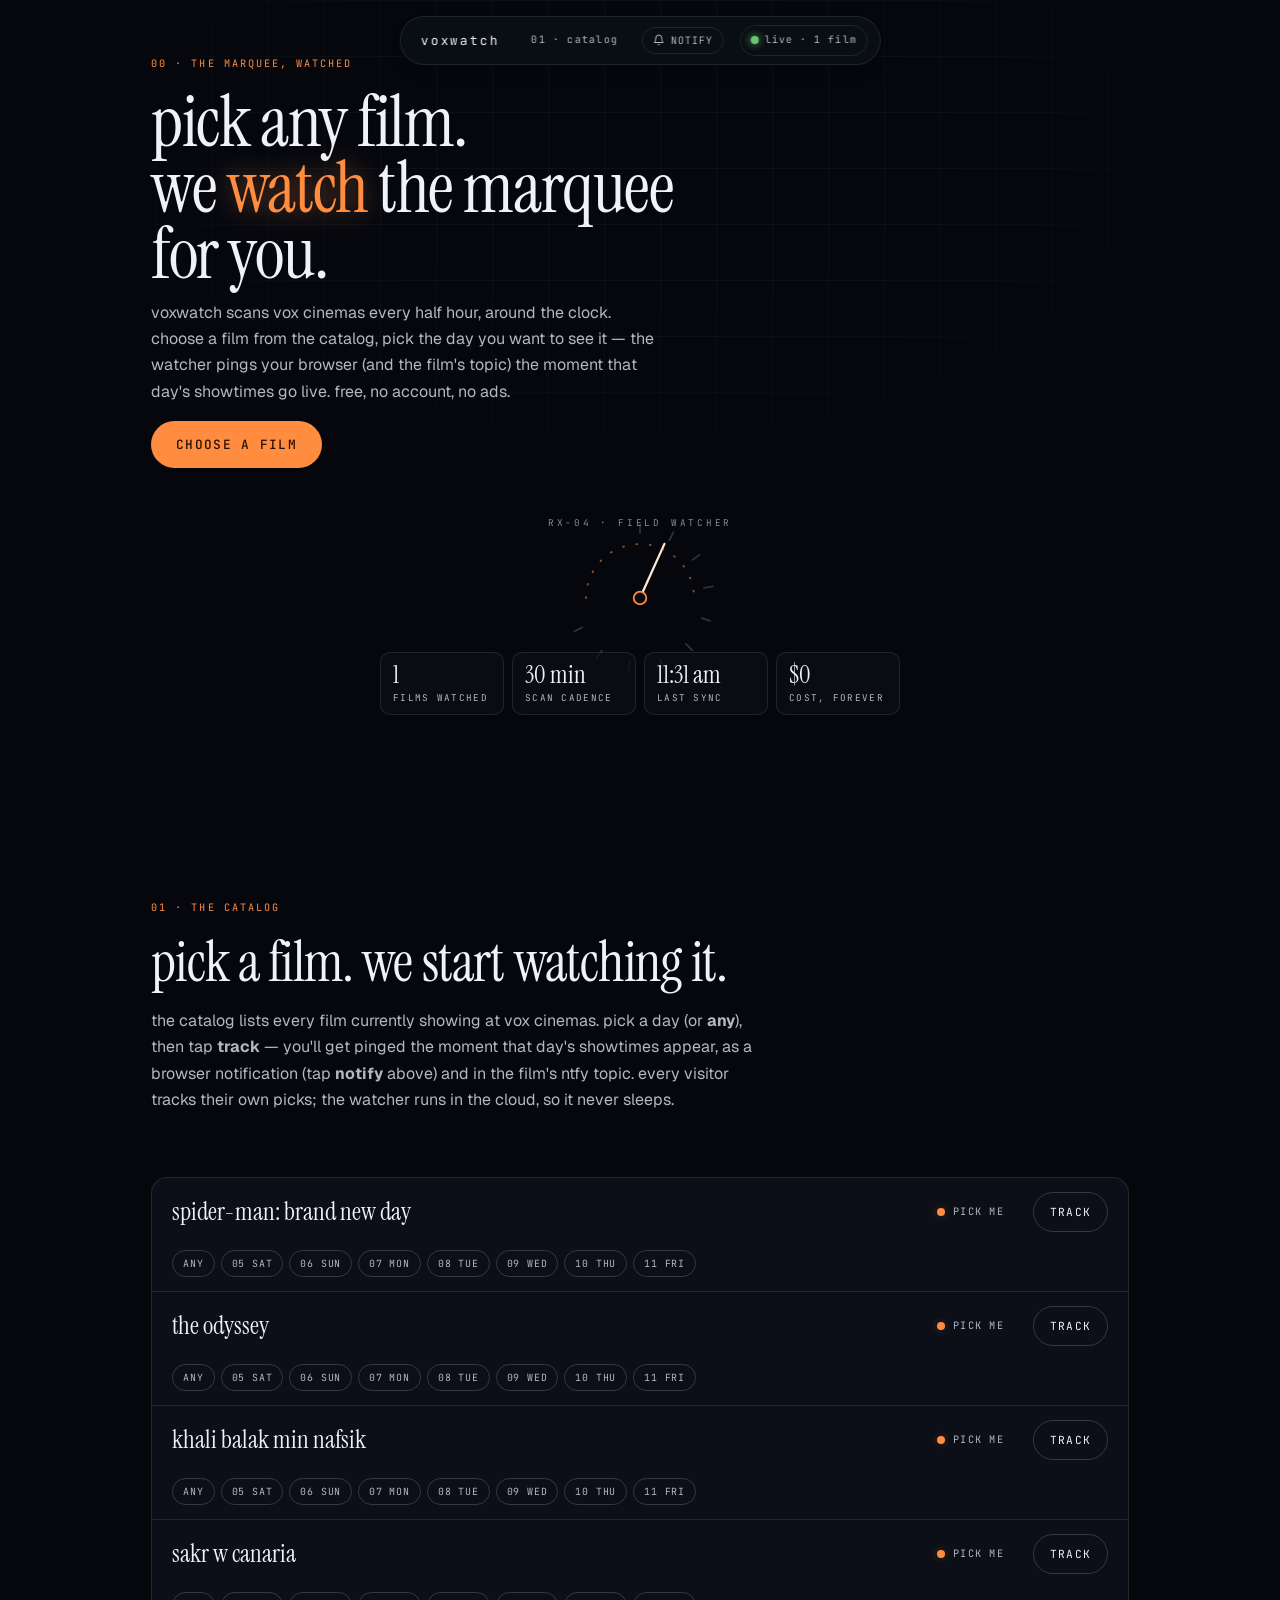
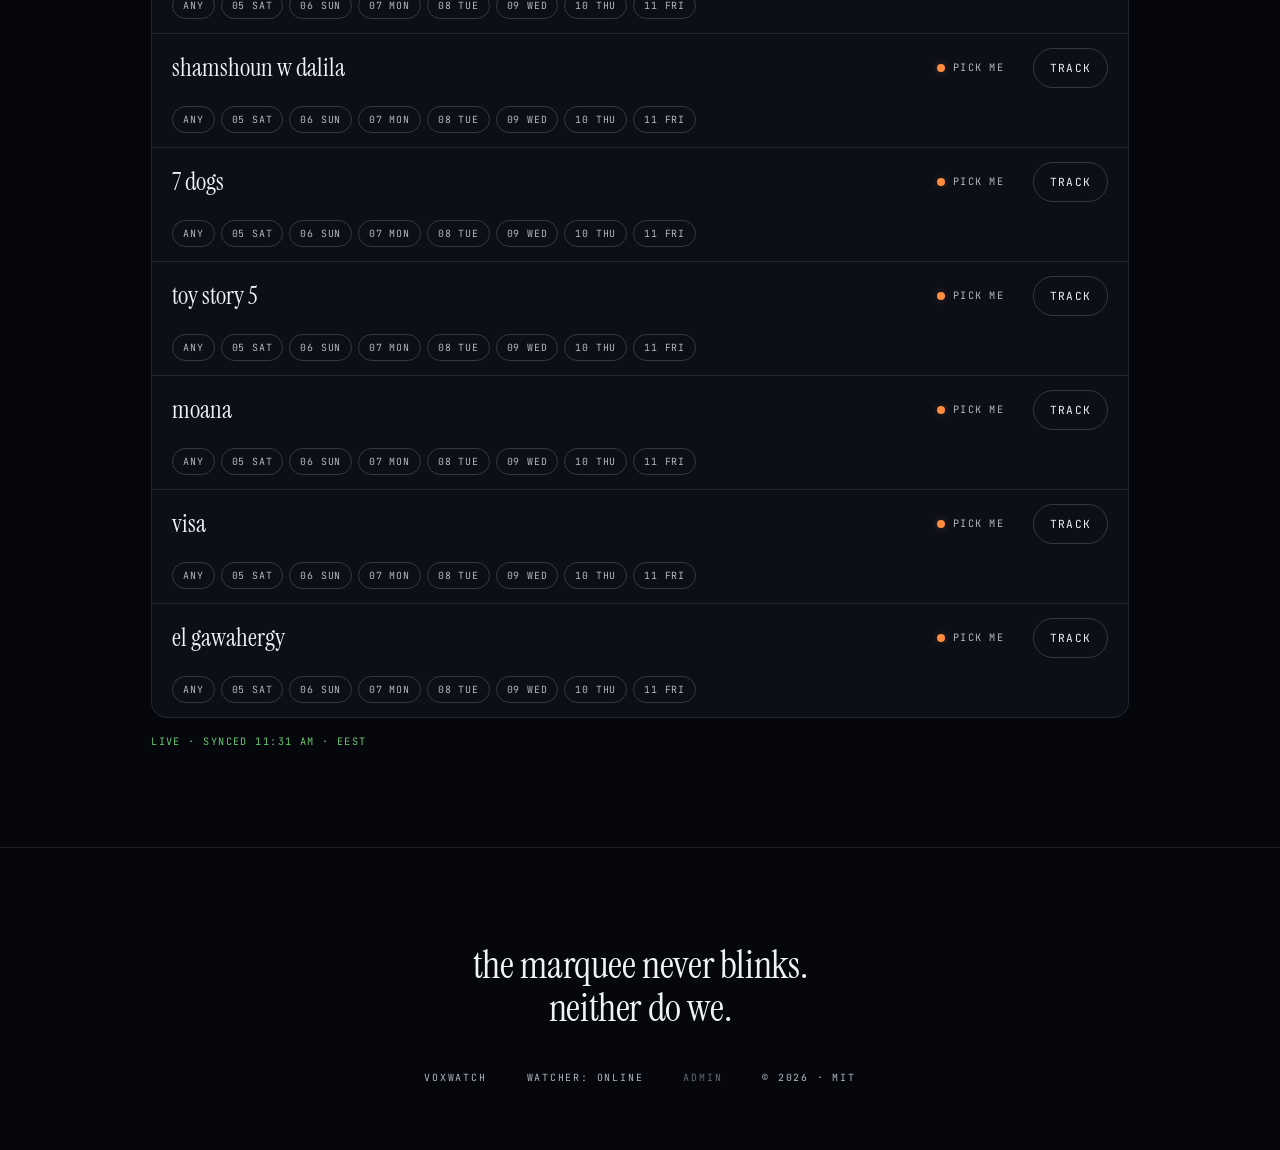
<file: site/index.html>
﻿<!doctype html>
<html lang="en">
<head>
<meta charset="utf-8">
<meta name="viewport" content="width=device-width, initial-scale=1">
<title>voxwatch · the marquee, watched for you</title>
<meta name="description" content="Pick any film from the Vox Cinemas catalog, choose your day. voxwatch scans around the clock and pings you when that day's showtimes go live. Free, no account.">
<link rel="preconnect" href="https://fonts.googleapis.com">
<link rel="preconnect" href="https://fonts.gstatic.com" crossorigin>
<link href="https://fonts.googleapis.com/css2?family=Instrument+Serif:ital@0&family=Geist:wght@400;500;600&family=JetBrains+Mono:wght@400;500&display=swap" rel="stylesheet">
<link rel="stylesheet" href="css/tokens.css">
<link rel="stylesheet" href="css/style.css">
<script type="application/json" id="snapshot-data">{
  "last_synced": "2026-08-05T11:54:12+0300",
  "films": [
    {"slug":"the-odyssey","title":"The Odyssey","cinema":"City Centre Almaza","url":"https://egy.voxcinemas.com/movies/the-odyssey","topic":"voxwatch-the-odyssey","watched":true,"checked_at":"2026-08-05T11:54:12+0300","days":[{"date":"20260807","label":"Fri 07 Aug","times":[{"time":"11:15am","format":"IMAX","booking":"https://egy.voxcinemas.com/booking/0047-268325"},{"time":"3:00pm","format":"IMAX","booking":"https://egy.voxcinemas.com/booking/0047-268326"},{"time":"10:30pm","format":"IMAX","booking":"https://egy.voxcinemas.com/booking/0047-268328"},{"time":"3:15pm","format":"GOLD","booking":"https://egy.voxcinemas.com/booking/0047-268003"},{"time":"1:00pm","format":"Standard","booking":"https://egy.voxcinemas.com/booking/0047-267840"},{"time":"4:45pm","format":"Standard","booking":"https://egy.voxcinemas.com/booking/0047-267841"},{"time":"8:30pm","format":"Standard","booking":"https://egy.voxcinemas.com/booking/0047-267842"}]},{"date":"20260808","label":"Sat 08 Aug","times":[{"time":"11:15am","format":"IMAX","booking":"https://egy.voxcinemas.com/booking/0047-268062"},{"time":"3:00pm","format":"IMAX","booking":"https://egy.voxcinemas.com/booking/0047-268063"},{"time":"6:45pm","format":"IMAX","booking":"https://egy.voxcinemas.com/booking/0047-268064"},{"time":"10:30pm","format":"IMAX","booking":"https://egy.voxcinemas.com/booking/0047-268065"},{"time":"3:15pm","format":"GOLD","booking":"https://egy.voxcinemas.com/booking/0047-268007"},{"time":"7:00pm","format":"GOLD","booking":"https://egy.voxcinemas.com/booking/0047-268008"},{"time":"10:45pm","format":"GOLD","booking":"https://egy.voxcinemas.com/booking/0047-268009"},{"time":"1:00pm","format":"Standard","booking":"https://egy.voxcinemas.com/booking/0047-267843"},{"time":"4:45pm","format":"Standard","booking":"https://egy.voxcinemas.com/booking/0047-267844"},{"time":"8:30pm","format":"Standard","booking":"https://egy.voxcinemas.com/booking/0047-267845"}]},{"date":"20260809","label":"Sun 09 Aug","times":[{"time":"11:15am","format":"IMAX","booking":"https://egy.voxcinemas.com/booking/0047-268293"},{"time":"6:45pm","format":"IMAX","booking":"https://egy.voxcinemas.com/booking/0047-268295"},{"time":"10:30pm","format":"IMAX","booking":"https://egy.voxcinemas.com/booking/0047-268296"},{"time":"3:15pm","format":"GOLD","booking":"https://egy.voxcinemas.com/booking/0047-268011"},{"time":"7:00pm","format":"GOLD","booking":"https://egy.voxcinemas.com/booking/0047-268012"},{"time":"10:45pm","format":"GOLD","booking":"https://egy.voxcinemas.com/booking/0047-268013"},{"time":"1:00pm","format":"Standard","booking":"https://egy.voxcinemas.com/booking/0047-267846"},{"time":"4:45pm","format":"Standard","booking":"https://egy.voxcinemas.com/booking/0047-267847"},{"time":"8:30pm","format":"Standard","booking":"https://egy.voxcinemas.com/booking/0047-267848"}]},{"date":"20260810","label":"Mon 10 Aug","times":[{"time":"11:15am","format":"IMAX","booking":"https://egy.voxcinemas.com/booking/0047-268301"},{"time":"3:00pm","format":"IMAX","booking":"https://egy.voxcinemas.com/booking/0047-268302"},{"time":"6:45pm","format":"IMAX","booking":"https://egy.voxcinemas.com/booking/0047-268303"},{"time":"10:30pm","format":"IMAX","booking":"https://egy.voxcinemas.com/booking/0047-268304"},{"time":"3:15pm","format":"GOLD","booking":"https://egy.voxcinemas.com/booking/0047-268015"},{"time":"7:00pm","format":"GOLD","booking":"https://egy.voxcinemas.com/booking/0047-268016"},{"time":"10:45pm","format":"GOLD","booking":"https://egy.voxcinemas.com/booking/0047-268017"},{"time":"1:00pm","format":"Standard","booking":"https://egy.voxcinemas.com/booking/0047-267849"},{"time":"4:45pm","format":"Standard","booking":"https://egy.voxcinemas.com/booking/0047-267850"},{"time":"8:30pm","format":"Standard","booking":"https://egy.voxcinemas.com/booking/0047-267851"}]},{"date":"20260811","label":"Tue 11 Aug","times":[{"time":"11:15am","format":"IMAX","booking":"https://egy.voxcinemas.com/booking/0047-268309"},{"time":"3:00pm","format":"IMAX","booking":"https://egy.voxcinemas.com/booking/0047-268310"},{"time":"6:45pm","format":"IMAX","booking":"https://egy.voxcinemas.com/booking/0047-268311"},{"time":"10:30pm","format":"IMAX","booking":"https://egy.voxcinemas.com/booking/0047-268312"},{"time":"3:15pm","format":"GOLD","booking":"https://egy.voxcinemas.com/booking/0047-268019"},{"time":"7:00pm","format":"GOLD","booking":"https://egy.voxcinemas.com/booking/0047-268020"},{"time":"10:45pm","format":"GOLD","booking":"https://egy.voxcinemas.com/booking/0047-268021"},{"time":"1:00pm","format":"Standard","booking":"https://egy.voxcinemas.com/booking/0047-267852"},{"time":"4:45pm","format":"Standard","booking":"https://egy.voxcinemas.com/booking/0047-267853"},{"time":"8:30pm","format":"Standard","booking":"https://egy.voxcinemas.com/booking/0047-267854"}]},{"date":"20260812","label":"Wed 12 Aug","times":[{"time":"11:15am","format":"IMAX","booking":"https://egy.voxcinemas.com/booking/0047-268317"},{"time":"3:00pm","format":"IMAX","booking":"https://egy.voxcinemas.com/booking/0047-268318"},{"time":"6:45pm","format":"IMAX","booking":"https://egy.voxcinemas.com/booking/0047-268319"},{"time":"10:30pm","format":"IMAX","booking":"https://egy.voxcinemas.com/booking/0047-268320"},{"time":"3:15pm","format":"GOLD","booking":"https://egy.voxcinemas.com/booking/0047-268023"},{"time":"7:00pm","format":"GOLD","booking":"https://egy.voxcinemas.com/booking/0047-268024"},{"time":"10:45pm","format":"GOLD","booking":"https://egy.voxcinemas.com/booking/0047-268025"},{"time":"1:00pm","format":"Standard","booking":"https://egy.voxcinemas.com/booking/0047-267855"},{"time":"4:45pm","format":"Standard","booking":"https://egy.voxcinemas.com/booking/0047-267856"},{"time":"8:30pm","format":"Standard","booking":"https://egy.voxcinemas.com/booking/0047-267857"}]}]}
  ]
}</script>
<script type="application/json" id="snapshot-catalog">
{"updated":"2026-08-05T03:21:54+03:00","films":[{"slug":"spider-man-brand-new-day","title":"Spider-Man: Brand New Day","url":"https://egy.voxcinemas.com/movies/spider-man-brand-new-day","topic":"voxwatch-spider-man-brand-new-day"},{"slug":"the-odyssey","title":"The Odyssey","url":"https://egy.voxcinemas.com/movies/the-odyssey","topic":"voxwatch-the-odyssey"},{"slug":"khali-balak-min-nafsik-arabic","title":"Khali Balak Min Nafsik","url":"https://egy.voxcinemas.com/movies/khali-balak-min-nafsik-arabic","topic":"voxwatch-khali-balak-min-nafsik-arabic"},{"slug":"sakr-w-canaria-arabic","title":"Sakr w Canaria","url":"https://egy.voxcinemas.com/movies/sakr-w-canaria-arabic","topic":"voxwatch-sakr-w-canaria-arabic"},{"slug":"shamshoun-w-dalila-arabic","title":"Shamshoun w Dalila","url":"https://egy.voxcinemas.com/movies/shamshoun-w-dalila-arabic","topic":"voxwatch-shamshoun-w-dalila-arabic"},{"slug":"7-dogs-arabic","title":"7 Dogs","url":"https://egy.voxcinemas.com/movies/7-dogs-arabic","topic":"voxwatch-7-dogs-arabic"},{"slug":"toy-story-5-arabic","title":"Toy Story 5","url":"https://egy.voxcinemas.com/movies/toy-story-5-arabic","topic":"voxwatch-toy-story-5-arabic"},{"slug":"moana","title":"Moana","url":"https://egy.voxcinemas.com/movies/moana","topic":"voxwatch-moana"},{"slug":"visa-arabic","title":"Visa","url":"https://egy.voxcinemas.com/movies/visa-arabic","topic":"voxwatch-visa-arabic"},{"slug":"el-gawahergy-arabic","title":"El Gawahergy","url":"https://egy.voxcinemas.com/movies/el-gawahergy-arabic","topic":"voxwatch-el-gawahergy-arabic"}]}
</script>
<script defer src="js/vendor/qrcode.js"></script>
<script defer src="js/config.js"></script>
<script defer src="js/push.js"></script>
<script defer src="js/main.js"></script>
</head>
<body>

<nav class="nav" aria-label="primary">
  <a class="nav-wordmark" href="#top">voxwatch</a>
  <div class="nav-links">
    <a href="#catalog" class="nav-link">01 · catalog</a>
  </div>
  <button class="bell-btn" id="nav-bell" type="button" data-state="off" aria-label="enable browser notifications">
    <svg class="bell-icon" width="12" height="12" viewBox="0 0 24 24" fill="none" stroke="currentColor" stroke-width="2" stroke-linecap="round" stroke-linejoin="round" aria-hidden="true">
      <path d="M6 8a6 6 0 0 1 12 0c0 7 3 9 3 9H3s3-2 3-9"/>
      <path d="M10.3 21a1.94 1.94 0 0 0 3.4 0"/>
    </svg>
    <span class="bell-label" id="nav-bell-label">notify</span>
  </button>
  <span class="nav-status" id="nav-status" data-state="loading" title="watcher status">
    <span class="status-dot" aria-hidden="true"></span>
    <span class="status-text">connecting</span>
  </span>
</nav>

<main id="top">

  <section class="hero">
    <div class="hero-grid" aria-hidden="true"></div>
    <p class="eyebrow">00 · the marquee, watched</p>
    <h1 class="hero-title">pick any film.<br>we <em>watch</em> the marquee<br>for you.</h1>
    <p class="hero-lede">voxwatch scans vox cinemas every half hour, around the clock. choose a film from the catalog, pick the day you want to see it — the watcher pings your browser (and the film's topic) the moment that day's showtimes go live. free, no account, no ads.</p>
    <div class="hero-cta">
      <a class="btn btn-primary" href="#catalog">choose a film</a>
    </div>
    <div class="apparatus">
      <svg class="dial" viewBox="0 0 200 200" aria-hidden="true">
        <g class="dial-ticks">
          <line x1="100" y1="18" x2="100" y2="28" transform="rotate(0 100 100)"/>
          <line x1="100" y1="18" x2="100" y2="28" transform="rotate(27 100 100)"/>
          <line x1="100" y1="18" x2="100" y2="28" transform="rotate(54 100 100)"/>
          <line x1="100" y1="18" x2="100" y2="28" transform="rotate(81 100 100)"/>
          <line x1="100" y1="18" x2="100" y2="28" transform="rotate(108 100 100)"/>
          <line x1="100" y1="18" x2="100" y2="28" transform="rotate(135 100 100)"/>
          <line x1="100" y1="18" x2="100" y2="28" transform="rotate(162 100 100)"/>
          <line x1="100" y1="18" x2="100" y2="28" transform="rotate(189 100 100)"/>
          <line x1="100" y1="18" x2="100" y2="28" transform="rotate(216 100 100)"/>
          <line x1="100" y1="18" x2="100" y2="28" transform="rotate(243 100 100)"/>
        </g>
        <line class="dial-needle" x1="100" y1="100" x2="100" y2="34"/>
        <circle class="dial-hub" cx="100" cy="100" r="7"/>
        <path class="dial-arc" d="M 40 100 A 60 60 0 0 1 160 100" fill="none"/>
      </svg>
      <div class="dial-callouts">
        <div class="callout"><span class="callout-k" id="c-films">0</span><span class="callout-v">films watched</span></div>
        <div class="callout"><span class="callout-k">30 min</span><span class="callout-v">scan cadence</span></div>
        <div class="callout"><span class="callout-k" id="c-sync">—</span><span class="callout-v">last sync</span></div>
        <div class="callout"><span class="callout-k">$0</span><span class="callout-v">cost, forever</span></div>
      </div>
      <p class="stencil">RX-04 · field watcher</p>
    </div>
  </section>

  <section class="section" id="catalog">
    <p class="eyebrow">01 · the catalog</p>
    <h2 class="section-title">pick a film. we start watching it.</h2>
    <p class="section-lede">the catalog lists every film currently showing at vox cinemas. pick a day (or <strong>any</strong>), then tap <strong>track</strong> — you'll get pinged the moment that day's showtimes appear, as a browser notification (tap <strong>notify</strong> above) and in the film's ntfy topic. every visitor tracks their own picks; the watcher runs in the cloud, so it never sleeps.</p>
    <div class="ledger" id="catalog-ledger">
      <div class="ledger-head">
        <span>film</span><span>status</span><span class="sr-only">action</span>
      </div>
      <div class="ledger-empty" id="catalog-empty">loading the catalog…</div>
    </div>
    <p class="source-line" id="source-line" data-state="loading">—</p>
    <noscript>
      <p class="noscript">javascript is off. the catalog below is a static snapshot. to track a film, open its topic in the ntfy app: <span class="mono-inline">voxwatch-the-odyssey</span>.</p>
    </noscript>
  </section>

</main>

<footer class="footer">
  <p class="footer-statement">the marquee never blinks.<br>neither do we.</p>
  <div class="footer-meta">
    <span>voxwatch</span>
    <span id="footer-status">watcher: connecting</span>
    <a class="footer-admin" href="admin.html" rel="nofollow">admin</a>
    <span>© 2026 · mit</span>
  </div>
</footer>

<div class="push-toast" id="push-toast" role="status" aria-live="polite"></div>

<dialog class="subscribe-dialog" id="subscribe-dialog" aria-labelledby="dialog-title">
  <div class="dialog-head">
    <p class="eyebrow" id="dialog-eyebrow">tracking</p>
    <button class="dialog-close" id="dialog-close" aria-label="close">×</button>
  </div>
  <h2 class="dialog-title" id="dialog-title">—</h2>
  <p class="dialog-cinema mono-inline" id="dialog-cinema">—</p>
  <div class="dialog-times" id="dialog-times"></div>
  <div class="dialog-subscribe">
    <div class="qr" id="dialog-qr" role="img" aria-label="qr code for the ntfy topic"></div>
    <div class="dialog-actions">
      <a class="btn btn-primary" id="dialog-link" href="#" target="_blank" rel="noopener">subscribe in ntfy</a>
      <p class="dialog-topicline">
        <span class="mono-inline" id="dialog-topic">—</span>
        <button class="copy-btn" id="dialog-copy" type="button">copy</button>
      </p>
      <p class="dialog-note">opens ntfy's app or web page — tap subscribe there, done. we ping this topic only when your chosen day has showtimes. free, no account.</p>
    </div>
  </div>
  <form method="dialog" class="dialog-foot">
    <button class="btn btn-ghost" value="cancel">close</button>
  </form>
</dialog>

</body>
</html>
</file>
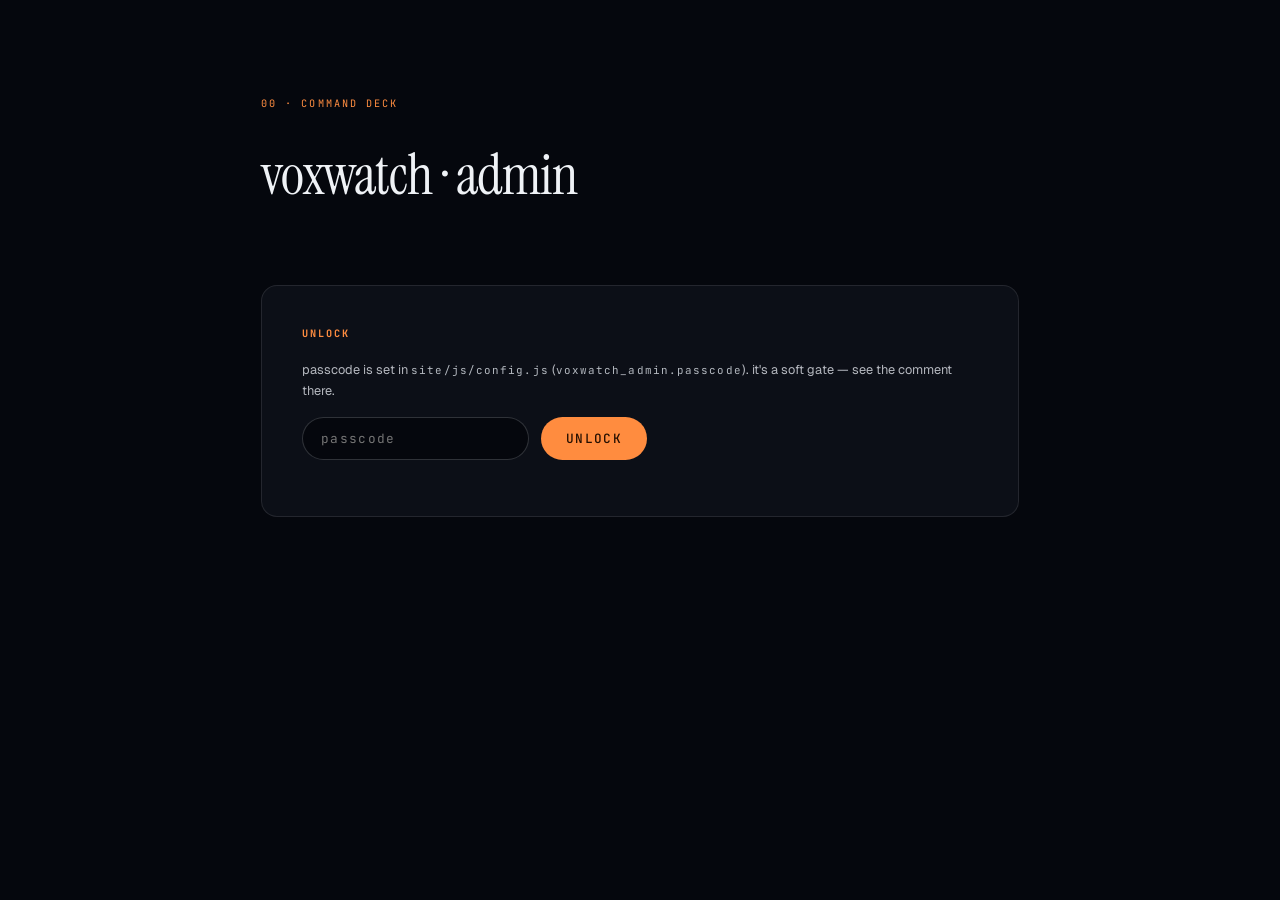
<file: site/admin.html>
<!doctype html>
<html lang="en">
<head>
<meta charset="utf-8">
<meta name="viewport" content="width=device-width, initial-scale=1">
<title>voxwatch · admin</title>
<meta name="robots" content="noindex, nofollow">
<link rel="preconnect" href="https://fonts.googleapis.com">
<link rel="preconnect" href="https://fonts.gstatic.com" crossorigin>
<link href="https://fonts.googleapis.com/css2?family=Instrument+Serif:ital@0&family=Geist:wght@400;500;600&family=JetBrains+Mono:wght@400;500&display=swap" rel="stylesheet">
<link rel="stylesheet" href="css/tokens.css">
<link rel="stylesheet" href="css/style.css">
<link rel="stylesheet" href="css/admin.css">
<script defer src="js/config.js"></script>
<script defer src="js/push.js"></script>
<script defer src="js/admin.js"></script>
</head>
<body class="admin-body">

<main class="admin-wrap">

  <p class="eyebrow">00 · command deck</p>
  <h1 class="admin-title">voxwatch · admin</h1>

  <section class="admin-card" id="admin-gate">
    <h2 class="admin-h2">unlock</h2>
    <p class="admin-note">passcode is set in <span class="mono-inline">site/js/config.js</span>
      (<span class="mono-inline">VOXWATCH_ADMIN.passcode</span>). it's a soft gate — see the comment there.</p>
    <form id="gate-form" class="admin-form">
      <input class="admin-input" id="gate-pass" type="password" autocomplete="current-password"
             placeholder="passcode" aria-label="admin passcode">
      <button class="btn btn-primary" type="submit">unlock</button>
    </form>
    <p class="admin-msg" id="gate-msg"></p>
  </section>

  <section class="admin-card" id="admin-panel" hidden>

    <div class="admin-stats">
      <div class="admin-stat"><span class="admin-stat-k" id="st-users">–</span><span class="admin-stat-v">users</span></div>
      <div class="admin-stat"><span class="admin-stat-k" id="st-tracks">–</span><span class="admin-stat-v">tracked films</span></div>
      <div class="admin-stat"><span class="admin-stat-k" id="st-push">–</span><span class="admin-stat-v">browser notify on</span></div>
      <div class="admin-stat"><span class="admin-stat-k" id="st-available">–</span><span class="admin-stat-v">films with showtimes</span></div>
    </div>

    <div class="admin-actions">
      <button class="btn btn-primary" id="btn-test-self" type="button">test this browser</button>
      <button class="btn btn-ghost" id="btn-test-all" type="button">test all users</button>
      <button class="btn btn-ghost" id="btn-refresh" type="button">refresh</button>
      <button class="btn btn-ghost" id="btn-lock" type="button">lock</button>
    </div>

    <p class="admin-msg" id="panel-msg"></p>
    <div class="admin-msgs" id="admin-msgs" aria-live="polite"></div>

    <div id="admin-users"></div>

  </section>

</main>

</body>
</html>
</file>
<file: site/css/tokens.css>
/* ============================================================
   tokens.css · Lumen · Night Foundry (canonical drop)
   cool-violet paper (L 13% · H 265) · molten brass (H 50)
   ============================================================ */

:root {
  /* ---- surfaces -------------------------------------------------- */
  --color-paper:      oklch(13% 0.014 265);
  --color-paper-2:    oklch(17% 0.016 265);
  --color-paper-3:    oklch(21% 0.018 265);
  --color-paper-emit: oklch(76% 0.17 50 / 0.04);
  --color-ink:        oklch(96% 0.006 262);
  --color-ink-2:      oklch(88% 0.008 262);
  --color-muted:      oklch(78% 0.010 262);
  --color-neutral:    oklch(78% 0.012 262);

  /* ---- rules ------------------------------------------------------ */
  --color-rule:            oklch(96% 0.006 262 / 0.10);
  --color-rule-2:          oklch(96% 0.006 262 / 0.18);
  --rule-blueprint:        oklch(96% 0.006 262 / 0.04);
  --rule-hair:             1px;

  /* ---- accents ----------------------------------------------------- */
  --color-accent:     oklch(76% 0.17 50);
  --color-accent-ink: oklch(20% 0.05 60);
  --color-accent-2:   oklch(68% 0.16 18);
  --color-glow:       oklch(80% 0.16 50 / 0.42);
  --color-glow-2:     oklch(80% 0.16 50 / 0.22);
  --color-focus:      oklch(74% 0.15 30);

  /* ---- apparatus ---------------------------------------------------- */
  --color-paper-emit-2: oklch(76% 0.17 50 / 0.08);
  --color-filament-top: oklch(96% 0.05 50);
  --color-filament-mid: oklch(80% 0.17 50);

  /* ---- signal ------------------------------------------------------ */
  --color-error:      oklch(68% 0.19 25);
  --color-success:    oklch(75% 0.15 145);

  /* ---- shadows ------------------------------------------------------ */
  --shadow-pill:  0 8px 24px -12px oklch(0% 0 0 / 0.18);
  --shadow-card:  0 24px 60px -28px oklch(0% 0 0 / 0.55);
  --shadow-lift:  0 32px 64px -28px oklch(0% 0 0 / 0.6);
  --shadow-dialog: 0 48px 96px -32px oklch(0% 0 0 / 0.7);

  /* ---- qr ---------------------------------------------------------- */
  /* scanners want dark modules on a light field: keep the chip warm */
  --color-qr-field: oklch(96% 0.012 80);
  --color-qr-module: oklch(24% 0.02 265);

  /* ---- fonts ------------------------------------------------------- */
  --font-display: "Instrument Serif", "Tiempos Headline", ui-serif, Georgia, serif;
  --font-body:    "Geist", ui-sans-serif, system-ui, sans-serif;
  --font-label:   "JetBrains Mono", "Geist Mono", ui-monospace, monospace;

  /* ---- type scale (major third 1.25) ------------------------------ */
  --text-xs:        0.64rem;
  --text-sm:        0.8rem;
  --text-base:      1rem;
  --text-md:        1.25rem;
  --text-lg:        1.5625rem;
  --text-xl:        1.9531rem;
  --text-2xl:       2.4414rem;
  --text-3xl:       3.0518rem;
  --text-display:   clamp(2.75rem, 5vw + 0.5rem, 4.75rem);
  --text-display-s: clamp(2rem, 4vw + 0.5rem, 3.5rem);
  --tracking-micro: 0.10em;

  /* ---- spacing (4 pt scale) --------------------------------------- */
  --space-3xs: 0.125rem;
  --space-2xs: 0.25rem;
  --space-xs:  0.5rem;
  --space-sm:  0.75rem;
  --space-md:  1rem;
  --space-lg:  1.5rem;
  --space-xl:  2.5rem;
  --space-2xl: 4rem;
  --space-3xl: 6rem;
  --space-4xl: 9rem;
  --page-gutter: clamp(1rem, 4vw, 4rem);

  /* ---- motion ------------------------------------------------------ */
  --ease-out:     cubic-bezier(0.16, 1, 0.3, 1);
  --ease-in-out:  cubic-bezier(0.65, 0, 0.35, 1);
  --dur-micro:    120ms;
  --dur-short:    220ms;
  --dur-long:     420ms;
  --dur-pulse:    4s;

  /* ---- depth ------------------------------------------------------- */
  --z-base:     1;
  --z-raised:   10;
  --z-dropdown: 100;
  --z-sticky:   200;
  --z-modal:    400;
  --z-toast:    500;
  --z-tooltip:  600;

  /* ---- radius ------------------------------------------------------ */
  --radius-pill: 999px;
  --radius-lg:   16px;
  --radius-md:   10px;
  --radius-sm:   6px;
}
</file>
<file: site/css/style.css>
/* ============================================================
   style.css · voxwatch — the marquee, watched for you
   ------------------------------------------------------------
   hallmark · lumen · night foundry · atmospheric
   macrostructure: ledger watchlist (prototype skill · ledger)
   nav: N5 floating pill · footer: Ft5 statement
   (N5/Ft5 kept from prior build — same product identity)
   component: ledger catalog with track/untrack
   ------------------------------------------------------------
   pre-emit critique: P5 H4 E5 S5 R4 V4
   slop: pass (all 58) · contrast: pass (40–41)
   mobile: pass (34, 49, 50–57) · honest: pass (46)
   ============================================================ */

/* ---- base ------------------------------------------------- */

* { margin: 0; padding: 0; box-sizing: border-box; }

html {
  scroll-behavior: smooth;
  scroll-padding-top: 88px;
  overflow-x: clip;
}

body {
  background: var(--color-paper);
  color: var(--color-ink);
  font-family: var(--font-body);
  font-size: var(--text-base);
  line-height: 1.65;
  text-transform: lowercase;
  -webkit-font-smoothing: antialiased;
  overflow-x: clip;
}

::selection { background: var(--color-glow); color: var(--color-accent-ink); }

:focus-visible {
  outline: 2px solid var(--color-focus);
  outline-offset: 3px;
  border-radius: var(--radius-sm);
}

.sr-only {
  position: absolute;
  width: 1px; height: 1px;
  margin: -1px; padding: 0;
  overflow: hidden;
  clip: rect(0 0 0 0);
  white-space: nowrap;
  border: 0;
}

.mono-inline {
  font-family: var(--font-label);
  font-size: 0.85em;
  letter-spacing: var(--tracking-micro);
  color: var(--color-neutral);
}

/* ---- typography ------------------------------------------- */

.eyebrow {
  font-family: var(--font-label);
  font-size: var(--text-xs);
  letter-spacing: 0.2em;
  text-transform: uppercase;
  color: var(--color-accent);
  margin-bottom: var(--space-md);
}

.section {
  padding: var(--space-3xl) var(--page-gutter);
  max-width: 1080px;
  margin: 0 auto;
}

.section-title {
  font-family: var(--font-display);
  font-weight: 400;
  font-size: var(--text-display-s);
  line-height: 1.05;
  letter-spacing: -0.015em;
  margin-bottom: var(--space-md);
  overflow-wrap: anywhere;
  min-width: 0;
}

.section-lede {
  color: var(--color-muted);
  max-width: 56ch;
  margin-bottom: var(--space-2xl);
}

/* ---- nav (N5 floating pill) -------------------------------- */

.nav {
  position: fixed;
  top: var(--space-md);
  left: 50%;
  transform: translateX(-50%);
  z-index: var(--z-sticky);
  display: flex;
  align-items: center;
  gap: var(--space-md);
  padding: 8px 12px;
  border-radius: var(--radius-pill);
  background: color-mix(in oklab, var(--color-paper-2) 82%, transparent);
  -webkit-backdrop-filter: blur(16px) saturate(1.3);
  backdrop-filter: blur(16px) saturate(1.3);
  border: 1px solid var(--color-rule);
  box-shadow: var(--shadow-pill);
  max-width: calc(100vw - 2 * var(--space-md));
  white-space: nowrap;
}

.nav-wordmark {
  font-family: var(--font-label);
  font-size: var(--text-sm);
  letter-spacing: 0.14em;
  color: var(--color-ink);
  text-decoration: none;
  padding: 4px 8px;
}

.nav-links { display: flex; gap: 2px; overflow-x: auto; scrollbar-width: none; }
.nav-links::-webkit-scrollbar { display: none; }

.nav-link {
  font-family: var(--font-label);
  font-size: var(--text-xs);
  letter-spacing: 0.12em;
  color: var(--color-muted);
  text-decoration: none;
  padding: 4px 8px;
  border-radius: var(--radius-pill);
  transition: color var(--dur-micro) var(--ease-out), background-color var(--dur-micro) var(--ease-out);
}

.nav-status {
  display: inline-flex;
  align-items: center;
  gap: 6px;
  font-family: var(--font-label);
  font-size: var(--text-xs);
  letter-spacing: 0.1em;
  color: var(--color-muted);
  padding: 6px 10px;
  border-radius: var(--radius-pill);
  border: 1px solid var(--color-rule);
}

.status-dot {
  width: 8px; height: 8px;
  border-radius: var(--radius-pill);
  background: var(--color-neutral);
}

.nav-status[data-state="live"] .status-dot { background: var(--color-success); box-shadow: 0 0 8px var(--color-success); }
.nav-status[data-state="snapshot"] .status-dot { background: var(--color-accent); }
.nav-status[data-state="offline"] .status-dot { background: var(--color-error); }
.nav-status[data-state="loading"] .status-dot { animation: pulse-dot 1.6s var(--ease-in-out) infinite; }

/* ---- bell (browser notifications) ----------------------------- */

.bell-btn {
  display: inline-flex;
  align-items: center;
  gap: 6px;
  font-family: var(--font-label);
  font-size: var(--text-xs);
  letter-spacing: 0.1em;
  text-transform: uppercase;
  color: var(--color-muted);
  padding: 6px 10px;
  border-radius: var(--radius-pill);
  border: 1px solid var(--color-rule);
  background: transparent;
  cursor: pointer;
  transition: color var(--dur-short) ease, border-color var(--dur-short) ease, box-shadow var(--dur-short) ease;
}

.bell-btn[data-state="on"] {
  color: var(--color-success);
  border-color: var(--color-success);
  box-shadow: 0 0 10px color-mix(in oklab, var(--color-success) 35%, transparent);
}

.bell-btn:disabled { opacity: 0.55; cursor: wait; }

/* ---- push toast ------------------------------------------------ */

.push-toast {
  position: fixed;
  bottom: var(--space-lg, 24px);
  left: 50%;
  transform: translateX(-50%) translateY(8px);
  z-index: var(--z-sticky);
  background: var(--color-paper-2);
  border: 1px solid var(--color-rule-2);
  border-radius: var(--radius-pill);
  padding: 10px 18px;
  font-family: var(--font-label);
  font-size: var(--text-xs);
  letter-spacing: 0.1em;
  text-transform: uppercase;
  color: var(--color-ink);
  opacity: 0;
  pointer-events: none;
  transition: opacity var(--dur-short) ease, transform var(--dur-short) ease;
}

.push-toast.show { opacity: 1; transform: translateX(-50%) translateY(0); }

@keyframes pulse-dot {
  0%, 100% { opacity: 0.35; }
  50% { opacity: 1; }
}

/* ---- hero -------------------------------------------------- */

.hero {
  position: relative;
  padding: clamp(3.5rem, 6vh, 5rem) var(--page-gutter) clamp(4.5rem, 9vh, 7rem);
  max-width: 1080px;
  margin: 0 auto;
}

.hero-grid {
  position: absolute;
  inset: 0;
  margin: 0 auto;
  max-width: 1080px;
  background-image:
    linear-gradient(var(--rule-blueprint) 1px, transparent 1px),
    linear-gradient(90deg, var(--rule-blueprint) 1px, transparent 1px);
  background-size: 56px 56px;
  -webkit-mask-image: radial-gradient(ellipse 80% 60% at 50% 20%, black 30%, transparent 75%);
  mask-image: radial-gradient(ellipse 80% 60% at 50% 20%, black 30%, transparent 75%);
  pointer-events: none;
}

.hero-title {
  position: relative;
  font-family: var(--font-display);
  font-weight: 400;
  font-size: var(--text-display);
  line-height: 0.92;
  letter-spacing: -0.02em;
  margin-bottom: var(--space-sm);
  overflow-wrap: anywhere;
  min-width: 0;
}

.hero-title em {
  font-style: normal;
  color: var(--color-accent);
  text-shadow: 0 0 24px var(--color-glow);
}

.hero-lede {
  position: relative;
  color: var(--color-muted);
  max-width: 46ch;
  margin-bottom: var(--space-md);
}

.hero-cta {
  position: relative;
  display: flex;
  flex-wrap: wrap;
  gap: var(--space-sm);
  margin-bottom: var(--space-xl);
}

/* ---- buttons ------------------------------------------------ */

.btn {
  display: inline-flex;
  align-items: center;
  justify-content: center;
  gap: 8px;
  font-family: var(--font-label);
  font-size: var(--text-sm);
  letter-spacing: 0.1em;
  text-transform: uppercase;
  text-decoration: none;
  padding: 12px 24px;
  border-radius: var(--radius-pill);
  border: 1px solid transparent;
  cursor: pointer;
  transition: transform var(--dur-micro) var(--ease-out), background-color var(--dur-short) ease, border-color var(--dur-short) ease, color var(--dur-short) ease;
}

.btn:active { transform: scale(0.97); }

.btn:disabled,
.chip:disabled,
.copy-btn:disabled,
.dialog-close:disabled {
  opacity: 0.55;
  cursor: not-allowed;
}

.btn-primary {
  background: var(--color-accent);
  color: var(--color-accent-ink);
  font-weight: 500;
}

.btn-ghost {
  background: transparent;
  color: var(--color-neutral);
  border-color: var(--color-rule-2);
}

/* ---- apparatus ---------------------------------------------- */

.apparatus {
  position: relative;
  display: flex;
  flex-direction: column;
  align-items: center;
  margin-bottom: var(--space-xs);
}

.dial {
  width: 180px;
  height: 180px;
  overflow: visible;
}

.dial-ticks line {
  stroke: var(--color-rule-2);
  stroke-width: 2;
  stroke-linecap: round;
}

.dial-arc {
  stroke: var(--color-filament-mid);
  stroke-width: 2;
  stroke-dasharray: 1 14;
  stroke-linecap: round;
  opacity: 0.5;
}

.dial-needle {
  stroke: var(--color-filament-top);
  stroke-width: 2.5;
  stroke-linecap: round;
  transform-origin: 100px 100px;
  transform: rotate(var(--needle, 0deg));
  transition: transform var(--dur-long) var(--ease-out);
}

.dial-hub {
  fill: var(--color-paper);
  stroke: var(--color-accent);
  stroke-width: 2;
}

.dial-callouts {
  display: grid;
  grid-template-columns: repeat(4, minmax(0, 1fr));
  gap: var(--space-xs);
  width: 100%;
  max-width: 520px;
  margin-top: -36px;
}

.callout {
  display: flex;
  flex-direction: column;
  gap: 2px;
  padding: var(--space-xs) var(--space-sm);
  border: 1px solid var(--color-rule);
  border-radius: var(--radius-md);
  background: color-mix(in oklab, var(--color-paper-2) 70%, transparent);
}

.callout-k {
  font-family: var(--font-display);
  font-size: var(--text-lg);
  font-variant-numeric: tabular-nums;
  color: var(--color-ink);
  line-height: 1.1;
}

.callout-v {
  font-family: var(--font-label);
  font-size: 0.58rem;
  letter-spacing: 0.14em;
  text-transform: uppercase;
  color: var(--color-muted);
}

.stencil {
  position: absolute;
  top: 8px;
  left: 50%;
  transform: translateX(-50%);
  font-family: var(--font-label);
  font-size: 0.58rem;
  letter-spacing: 0.3em;
  text-transform: uppercase;
  color: var(--color-muted);
  opacity: 0.75;
}

/* ---- ledger (catalog) --------------------------------------- */

.ledger {
  border: 1px solid var(--color-rule);
  border-radius: var(--radius-lg);
  overflow: hidden;
  background: var(--color-paper-2);
}

.ledger-head,
.ledger-row {
  display: grid;
  grid-template-columns: minmax(0, 1fr) minmax(0, 80px) auto;
  gap: var(--space-md);
  align-items: center;
  padding: 14px 20px;
}

.ledger-head {
  font-family: var(--font-label);
  font-size: 0.62rem;
  letter-spacing: 0.18em;
  text-transform: uppercase;
  color: var(--color-muted);
  border-bottom: 1px solid var(--color-rule);
  background: var(--color-paper-3);
}

.ledger-row {
  border-bottom: 1px solid var(--color-rule);
  cursor: pointer;
}

.ledger-row:last-child { border-bottom: 0; }

.ledger-row .film-title {
  font-family: var(--font-display);
  font-size: var(--text-lg);
  line-height: 1.15;
  color: var(--color-ink);
}

.ledger-status {
  display: inline-flex;
  align-items: center;
  gap: 8px;
  font-family: var(--font-label);
  font-size: 0.64rem;
  letter-spacing: 0.12em;
  text-transform: uppercase;
}

.ledger-status.watching { color: var(--color-success); }
.ledger-status.not-watching { color: var(--color-muted); }

.ledger-dot {
  width: 8px; height: 8px;
  border-radius: var(--radius-pill);
  background: var(--color-accent);
  box-shadow: 0 0 8px var(--color-glow-2);
}

.chip {
  font-family: var(--font-label);
  font-size: 0.7rem;
  letter-spacing: 0.1em;
  text-transform: uppercase;
  padding: 12px 16px;
  border-radius: var(--radius-pill);
  border: 1px solid var(--color-rule-2);
  background: transparent;
  color: var(--color-ink);
  cursor: pointer;
  white-space: nowrap;
  transition: transform var(--dur-micro) var(--ease-out), background-color var(--dur-short) ease, border-color var(--dur-short) ease, color var(--dur-short) ease;
}

.chip:active { transform: scale(0.97); }

.day-strip {
  grid-column: 1 / -1;
  display: flex;
  flex-wrap: wrap;
  gap: 6px;
  margin-top: 2px;
}

.day-chip {
  font-family: var(--font-label);
  font-size: 0.62rem;
  letter-spacing: 0.08em;
  text-transform: uppercase;
  padding: 6px 10px;
  border-radius: var(--radius-pill);
  border: 1px solid var(--color-rule-2);
  background: transparent;
  color: var(--color-muted);
  cursor: pointer;
  transition: transform var(--dur-micro) var(--ease-out), background-color var(--dur-short) ease, border-color var(--dur-short) ease, color var(--dur-short) ease;
}

.day-chip.active {
  border-color: var(--color-accent);
  color: var(--color-accent);
  background: var(--color-paper-3);
}

.day-chip:active { transform: scale(0.97); }

.ledger-row.enter {
  opacity: 0;
  transform: translateY(6px);
  animation: rise var(--dur-long) var(--ease-out) forwards;
}

.ledger-empty {
  padding: var(--space-xl) 20px;
  font-family: var(--font-label);
  font-size: var(--text-xs);
  letter-spacing: 0.12em;
  text-transform: uppercase;
  color: var(--color-muted);
}

.source-line {
  margin-top: var(--space-md);
  font-family: var(--font-label);
  font-size: 0.64rem;
  letter-spacing: 0.14em;
  text-transform: uppercase;
  color: var(--color-muted);
}

.source-line[data-state="live"] { color: var(--color-success); }
.source-line[data-state="offline"] { color: var(--color-error); }

.noscript {
  margin-top: var(--space-md);
  padding: var(--space-md) 20px;
  border: 1px dashed var(--color-rule-2);
  border-radius: var(--radius-md);
  color: var(--color-muted);
  font-size: var(--text-sm);
}

@keyframes rise {
  from { opacity: 0; transform: translateY(6px); }
  to { opacity: 1; transform: translateY(0); }
}

/* ---- footer (Ft5 statement) ------------------------------------ */

.footer {
  border-top: 1px solid var(--color-rule);
  padding: var(--space-3xl) var(--page-gutter) var(--space-2xl);
  text-align: center;
}

.footer-statement {
  font-family: var(--font-display);
  font-weight: 400;
  font-size: var(--text-2xl);
  line-height: 1.1;
  letter-spacing: -0.01em;
  margin-bottom: var(--space-xl);
  overflow-wrap: anywhere;
  min-width: 0;
}

.footer-meta {
  display: flex;
  justify-content: center;
  gap: var(--space-xl);
  font-family: var(--font-label);
  font-size: 0.62rem;
  letter-spacing: 0.18em;
  text-transform: uppercase;
  color: var(--color-muted);
}

.footer-admin {
  color: inherit;
  text-decoration: none;
  opacity: 0.55;
  transition: opacity var(--dur-short) ease, color var(--dur-short) ease;
}

.footer-admin:hover { opacity: 1; color: var(--color-accent); }

/* ---- subscribe dialog -------------------------------------------- */

.subscribe-dialog {
  width: min(560px, calc(100vw - 2 * var(--page-gutter)));
  border: 1px solid var(--color-rule);
  border-radius: var(--radius-lg);
  background: var(--color-paper-2);
  color: var(--color-ink);
  padding: var(--space-xl);
  opacity: 0;
  scale: 0.96;
  box-shadow: var(--shadow-dialog);
}

.subscribe-dialog[open] {
  opacity: 1;
  scale: 1;
  transition: opacity var(--dur-short) var(--ease-out), scale var(--dur-short) var(--ease-out);
}

@starting-style {
  .subscribe-dialog[open] {
    opacity: 0;
    scale: 0.96;
  }
}

.subscribe-dialog.closing {
  opacity: 0;
  scale: 0.96;
  transition: opacity 160ms var(--ease-out), scale 160ms var(--ease-out);
}

.subscribe-dialog::backdrop {
  background: color-mix(in oklab, var(--color-paper) 68%, transparent);
  -webkit-backdrop-filter: blur(4px);
  backdrop-filter: blur(4px);
  transition: background-color var(--dur-short) ease;
}

.dialog-head {
  display: flex;
  align-items: flex-start;
  justify-content: space-between;
  gap: var(--space-md);
}

.dialog-head .eyebrow { margin-bottom: 0; }

.dialog-close {
  width: 36px; height: 36px;
  display: grid;
  place-items: center;
  border: 1px solid var(--color-rule-2);
  border-radius: var(--radius-pill);
  background: transparent;
  color: var(--color-muted);
  font-size: var(--text-md);
  line-height: 1;
  cursor: pointer;
  transition: transform var(--dur-micro) var(--ease-out), color var(--dur-short) ease, border-color var(--dur-short) ease;
}

.dialog-close:active { transform: scale(0.94); }

.dialog-title {
  font-family: var(--font-display);
  font-weight: 400;
  font-size: var(--text-2xl);
  line-height: 1.05;
  letter-spacing: -0.01em;
  margin: var(--space-xs) 0 var(--space-xs);
  overflow-wrap: anywhere;
  min-width: 0;
}

.dialog-cinema { display: block; margin-bottom: var(--space-md); }

.dialog-times {
  display: flex;
  flex-wrap: wrap;
  gap: 6px;
  margin-bottom: var(--space-lg);
  max-height: 120px;
  overflow-y: auto;
}

.time-chip,
.time-chip-link {
  font-family: var(--font-label);
  font-size: var(--text-xs);
  font-variant-numeric: tabular-nums;
  padding: 4px 8px;
  border: 1px solid var(--color-rule);
  border-radius: var(--radius-sm);
  color: var(--color-muted);
  text-decoration: none;
}

.dialog-day {
  flex-basis: 100%;
  margin: var(--space-sm) 0 0;
  font-family: var(--font-label);
  font-size: var(--text-xs);
  letter-spacing: 0.12em;
  text-transform: uppercase;
  color: var(--color-accent);
}

.time-chip-link:hover { color: var(--color-accent); border-color: var(--color-accent); }

.dialog-subscribe {
  display: flex;
  gap: var(--space-lg);
  align-items: center;
  padding: var(--space-lg);
  border: 1px solid var(--color-rule);
  border-radius: var(--radius-lg);
  background: var(--color-paper);
}

.qr {
  flex: 0 0 auto;
  width: 148px; height: 148px;
  display: grid;
  place-items: center;
  border-radius: var(--radius-md);
  background: var(--color-qr-field);
  overflow: hidden;
}

.qr svg { display: block; }

.dialog-actions {
  display: flex;
  flex-direction: column;
  gap: var(--space-sm);
  align-items: flex-start;
}

.dialog-topicline {
  display: inline-flex;
  align-items: center;
  gap: 10px;
  font-size: var(--text-xs);
}

.copy-btn {
  font-family: var(--font-label);
  font-size: 0.64rem;
  letter-spacing: 0.1em;
  text-transform: uppercase;
  padding: 4px 12px;
  border: 1px solid var(--color-rule-2);
  border-radius: var(--radius-pill);
  background: transparent;
  color: var(--color-neutral);
  cursor: pointer;
  transition: transform var(--dur-micro) var(--ease-out), color var(--dur-short) ease, border-color var(--dur-short) ease;
}

.copy-btn:active { transform: scale(0.97); }
.copy-btn.copied { color: var(--color-success); border-color: var(--color-success); }

.dialog-note {
  color: var(--color-muted);
  font-size: var(--text-xs);
  max-width: 30ch;
}

.dialog-foot {
  margin-top: var(--space-lg);
  text-align: right;
}

/* ---- hover (fine pointers only) ----------------------------------- */

@media (hover: hover) and (pointer: fine) {
  .nav-link:hover { color: var(--color-ink); background: color-mix(in oklab, var(--color-paper-3) 60%, transparent); }
  .ledger-row:hover { background: var(--color-paper-3); }
  .chip:hover { border-color: var(--color-accent); color: var(--color-accent); }
  .btn-ghost:hover { border-color: var(--color-accent); color: var(--color-accent); }
  .copy-btn:hover { color: var(--color-ink); border-color: var(--color-rule-2); }
  .dialog-close:hover { color: var(--color-ink); border-color: var(--color-rule-2); }
  .time-chip-link:hover { color: var(--color-accent); border-color: var(--color-accent); }
}

/* ---- responsive ----------------------------------------------------- */

@media (max-width: 60rem) {
  .nav-links { display: none; }
  .dialog-subscribe { flex-direction: column; align-items: flex-start; }
}

@media (max-width: 40rem) {
  .bell-label { display: none; }
  .bell-btn { padding: 6px 9px; }
  .hero { padding-top: 5.5rem; }
  .dial { width: 180px; height: 180px; }
  .dial-callouts {
    grid-template-columns: repeat(2, 1fr);
    margin-top: -20px;
  }
  .ledger-head { display: none; }
  .ledger-row {
    grid-template-columns: 1fr auto;
    grid-template-areas:
      "title status"
      "strip strip"
      "chip chip";
    row-gap: 6px;
    padding: 16px 18px;
  }
  .ledger-row .film-title { grid-area: title; }
  .ledger-status { grid-area: status; justify-self: end; }
  .ledger-row .day-strip { grid-area: strip; }
  .ledger-row .chip { grid-area: chip; align-self: center; width: 100%; text-align: center; }
  .footer-meta { flex-direction: column; gap: var(--space-xs); }
}

/* ---- coarse pointers ------------------------------------------------ */

@media (pointer: coarse) {
  .chip { padding: 12px 18px; min-height: 44px; }
  .btn { padding: 14px 24px; min-height: 48px; }
  .nav-link { padding: 10px 12px; }
  .copy-btn { padding: 8px 14px; min-height: 40px; }
  .dialog-close { width: 44px; height: 44px; }
}

/* ---- reduced motion --------------------------------------------------- */

@media (prefers-reduced-motion: reduce) {
  html { scroll-behavior: auto; }
  .ledger-row.enter { animation: none; opacity: 1; transform: none; }
  .dial-needle { transition: none; }
  .btn:active, .chip:active, .copy-btn:active, .dialog-close:active { transform: none; }
  .nav-status[data-state="loading"] .status-dot { animation: none; }
  .subscribe-dialog, .subscribe-dialog[open], .subscribe-dialog.closing { transition: opacity var(--dur-short) ease; }
}

/* ---- focus ring safety ------------------------------------------------- */

a:focus-visible, button:focus-visible {
  outline-offset: 2px;
}
</file>
<file: site/css/admin.css>
/* admin.css - voxwatch admin page. */

.admin-body {
  background: var(--color-paper);
  color: var(--color-ink);
  font-family: var(--font-body);
  line-height: 1.65;
  text-transform: lowercase;
}

.admin-wrap {
  max-width: 860px;
  margin: 0 auto;
  padding: var(--space-3xl) var(--page-gutter);
}

.admin-title {
  font-family: var(--font-display);
  font-weight: 400;
  font-size: var(--text-display-s);
  letter-spacing: -0.015em;
  margin-bottom: var(--space-2xl);
}

.admin-card {
  background: var(--color-paper-2);
  border: 1px solid var(--color-rule);
  border-radius: var(--radius-lg);
  padding: var(--space-xl);
  margin-bottom: var(--space-2xl);
}

.admin-h2 {
  font-family: var(--font-label);
  font-size: var(--text-xs);
  letter-spacing: 0.2em;
  text-transform: uppercase;
  color: var(--color-accent);
  margin-bottom: var(--space-md);
}

.admin-note {
  color: var(--color-muted);
  font-size: var(--text-sm);
  margin-bottom: var(--space-md);
}

.admin-form {
  display: flex;
  gap: var(--space-sm);
  flex-wrap: wrap;
}

.admin-input {
  font-family: var(--font-label);
  font-size: var(--text-sm);
  letter-spacing: 0.1em;
  color: var(--color-ink);
  background: var(--color-paper);
  border: 1px solid var(--color-rule-2);
  border-radius: var(--radius-pill);
  padding: 12px 18px;
  min-width: 220px;
}

.admin-msg {
  margin-top: var(--space-md);
  font-family: var(--font-label);
  font-size: var(--text-xs);
  letter-spacing: 0.1em;
  color: var(--color-muted);
}

.admin-msg.ok { color: var(--color-success); }
.admin-msg.err { color: var(--color-error); }

.admin-stats {
  display: grid;
  grid-template-columns: repeat(auto-fit, minmax(130px, 1fr));
  gap: var(--space-sm);
  margin-bottom: var(--space-lg);
}

.admin-stat {
  display: flex;
  flex-direction: column;
  gap: 2px;
  padding: var(--space-md);
  border: 1px solid var(--color-rule);
  border-radius: var(--radius-sm);
  background: var(--color-paper);
}

.admin-stat-k {
  font-family: var(--font-display);
  font-size: var(--text-2xl);
  color: var(--color-ink);
}

.admin-stat-v {
  font-family: var(--font-label);
  font-size: var(--text-xs);
  letter-spacing: 0.12em;
  text-transform: uppercase;
  color: var(--color-muted);
}

.admin-actions {
  display: flex;
  flex-wrap: wrap;
  gap: var(--space-sm);
  margin-bottom: var(--space-md);
}

.admin-msgs {
  display: flex;
  flex-direction: column;
  gap: 6px;
  margin-bottom: var(--space-lg);
}

.admin-flash {
  font-family: var(--font-label);
  font-size: var(--text-xs);
  letter-spacing: 0.08em;
  color: var(--color-muted);
  padding: 8px 14px;
  border: 1px solid var(--color-rule);
  border-radius: var(--radius-sm);
}

.admin-flash.err { color: var(--color-error); border-color: var(--color-error); }

.admin-user {
  border: 1px solid var(--color-rule);
  border-radius: var(--radius-md);
  background: var(--color-paper);
  margin-bottom: var(--space-md);
  overflow: hidden;
}

.admin-user-head {
  display: flex;
  align-items: center;
  justify-content: space-between;
  gap: var(--space-sm);
  flex-wrap: wrap;
  padding: var(--space-md) var(--space-lg);
  border-bottom: 1px solid var(--color-rule);
  background: var(--color-paper-2);
}

.admin-user-who {
  display: flex;
  align-items: center;
  gap: var(--space-sm);
  flex-wrap: wrap;
}

.admin-push {
  font-family: var(--font-label);
  font-size: var(--text-xs);
  letter-spacing: 0.08em;
  text-transform: uppercase;
  padding: 4px 10px;
  border-radius: var(--radius-pill);
  border: 1px solid var(--color-rule-2);
}

.admin-device {
  font-family: var(--font-label);
  font-size: var(--text-xs);
  letter-spacing: 0.08em;
  text-transform: uppercase;
  padding: 4px 10px;
  border-radius: var(--radius-pill);
  border: 1px solid var(--color-rule-2);
  color: var(--color-accent);
}

.admin-group-h2 { margin-top: var(--space-xl); }

.admin-push.on { color: var(--color-success); border-color: var(--color-success); }
.admin-push.off { color: var(--color-muted); }

.admin-user-seen {
  font-family: var(--font-label);
  font-size: var(--text-xs);
  letter-spacing: 0.08em;
  color: var(--color-muted);
}

.admin-film-list {
  list-style: none;
  padding: 0;
  margin: 0;
}

.admin-film {
  display: flex;
  align-items: center;
  justify-content: space-between;
  gap: var(--space-sm);
  padding: var(--space-md) var(--space-lg);
  border-bottom: 1px solid var(--color-rule);
}

.admin-film:last-child { border-bottom: 0; }

.admin-film-info {
  display: flex;
  flex-direction: column;
  gap: 2px;
  min-width: 0;
}

.admin-film-title {
  font-family: var(--font-display);
  font-size: var(--text-base);
  overflow-wrap: anywhere;
}

.admin-film-meta {
  font-family: var(--font-label);
  font-size: var(--text-xs);
  letter-spacing: 0.08em;
  color: var(--color-muted);
}

.admin-ping { padding: 8px 16px; }

@media (max-width: 40rem) {
  .admin-film { flex-direction: column; align-items: flex-start; }
  .admin-input { width: 100%; }
}
</file>
